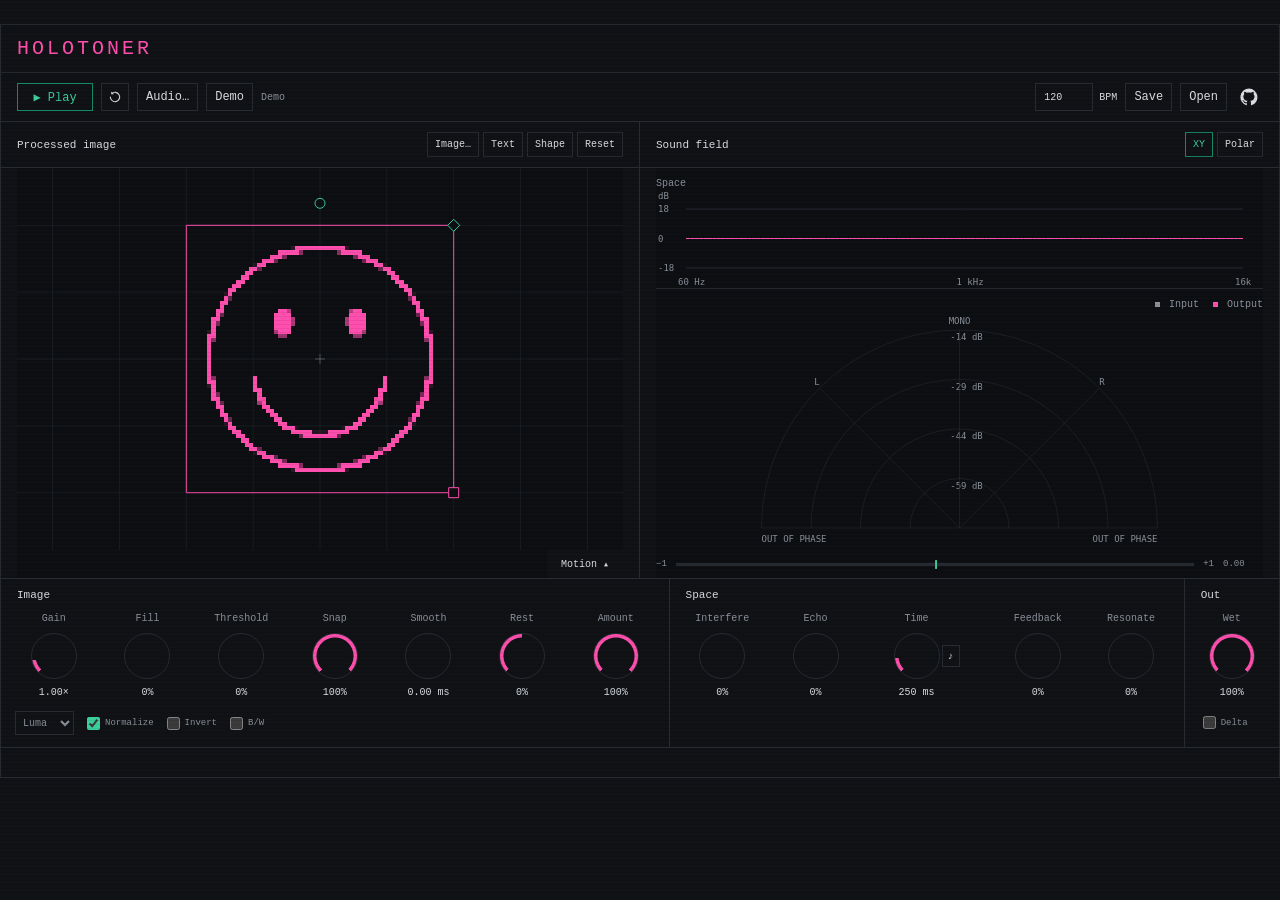
<file: web/index.html>
<!doctype html>
<html lang="en">
<head>
<meta charset="utf-8">
<meta name="viewport" content="width=device-width,initial-scale=1">
<meta name="theme-color" content="#101215">
<meta name="description" content="Holotoner turns an image into a stereo field: move and rotate the image plane, and hear the space change.">
<meta property="og:title" content="Holotoner · Turn an image into a stereo field">
<meta property="og:description" content="Turn an image into a stereo field. Move, scale and rotate the image plane, watch it in the sound field and hear the space change. Use an image, text or a generated shape, right in the browser.">
<meta property="og:type" content="website">
<meta property="og:url" content="https://janne-s.github.io/Holotoner/">
<meta property="og:image" content="https://janne-s.github.io/Holotoner/assets/og_image.jpg">
<meta property="og:image:width" content="1200">
<meta property="og:image:height" content="630">
<meta property="og:image:alt" content="Holotoner with a smiley image plane in motion and the same smiley traced by the sound in the polar sound field">
<meta name="twitter:card" content="summary_large_image">
<meta name="twitter:creator" content="@JanneSarkela">
<meta name="twitter:title" content="Holotoner · Turn an image into a stereo field">
<meta name="twitter:description" content="Turn an image into a stereo field. Move, scale and rotate the image plane, watch it in the sound field and hear the space change. Use an image, text or a generated shape, right in the browser.">
<meta name="twitter:image" content="https://janne-s.github.io/Holotoner/assets/og_image.jpg">
<meta name="twitter:image:alt" content="Holotoner with a smiley image plane in motion and the same smiley traced by the sound in the polar sound field">
<title>Holotoner · Turn an image into a stereo field</title>
<link rel="canonical" href="https://janne-s.github.io/Holotoner/">
<link rel="icon" href="./assets/icon.svg" type="image/svg+xml">
<link rel="stylesheet" href="./style.css">
</head>
<body>
<main class="instrument">
<header class="masthead"><h1>HOLOTONER</h1></header>
<div class="transport">
  <button id="play" class="primary" disabled>▶ Play</button>
  <button id="restart" aria-label="Restart audio"><svg viewBox="0 0 24 24" aria-hidden="true" fill="none" stroke="currentColor" stroke-width="1.8" stroke-linecap="round" stroke-linejoin="round"><path d="M6.34 6.34A8 8 0 1 1 4 12M6.34 4v2.34h2.34"/></svg></button>
  <button id="load-audio">Audio…</button>
  <button id="demo">Demo</button>
  <span id="audio-name">Demo</span>
  <label class="tempo"><input id="tempo" aria-label="Tempo in BPM" type="number" min="20" max="300" value="120"> BPM</label>
  <button id="save">Save</button><button id="restore">Open</button>
  <a id="source-link" class="github-link" href="https://github.com/janne-s/Holotoner" target="_blank" rel="noopener noreferrer" aria-label="Holotoner on GitHub" title="Holotoner on GitHub"><svg viewBox="0 0 24 24" aria-hidden="true">
          <path d="M12 .7a11.5 11.5 0 0 0-3.6 22.4c.6.1.8-.3.8-.6v-2.2c-3.4.7-4.1-1.4-4.1-1.4-.5-1.4-1.3-1.8-1.3-1.8-1.1-.7.1-.7.1-.7 1.2.1 1.8 1.2 1.8 1.2 1.1 1.8 2.8 1.3 3.5 1 .1-.8.4-1.3.8-1.6-2.7-.3-5.5-1.3-5.5-5.7 0-1.3.5-2.3 1.2-3.1-.1-.3-.5-1.5.1-3.1 0 0 1-.3 3.2 1.2a11 11 0 0 1 5.8 0c2.2-1.5 3.2-1.2 3.2-1.2.6 1.6.2 2.8.1 3.1.8.8 1.2 1.8 1.2 3.1 0 4.4-2.8 5.4-5.5 5.7.4.4.8 1.1.8 2.2v3.3c0 .3.2.7.8.6A11.5 11.5 0 0 0 12 .7Z"/>
        </svg></a>
</div>
<div class="views">
<section class="plane-panel">
  <div class="panel-title"><h2>Processed image</h2><div><button id="load-image">Image…</button><button id="text-toggle" aria-expanded="false">Text</button><button id="shape-toggle" aria-expanded="false">Shape</button><button id="reset-plane">Reset</button></div></div>
  <div class="plane-well">
    <canvas id="plane" aria-label="Image plane. Drag to move; use the handles to rotate, scale or roll. Motion contains keyboard controls."></canvas>
    <div id="text-panel" class="overlay" hidden>
      <form id="text-form"><input id="text" aria-label="Image text" value="HOLO" maxlength="512"></form>
      <div class="text-playback">
        <label>Layout <select id="text-layout"><option>Whole</option><option>Characters</option><option>Words</option></select></label>
        <label><input id="text-cycle" type="checkbox"> Cycle</label>
        <label>Step <input id="text-step" type="number" min="1" max="32" value="1"></label>
        <label>Rate <input id="text-rate" type="number" min="0" max="8" step="0.01" value="0.25"></label>
        <select id="text-note" aria-label="Text note value" hidden></select><button id="text-sync" aria-pressed="false" title="Sync text to tempo">♪</button>
      </div>
    </div>
    <div id="shape-panel" class="overlay" hidden><div id="shape-controls"><select id="shape-kind" aria-label="Shape"><option>Grid</option><option>Checker</option><option>Rings</option><option>Triangle</option><option>Sierpinski</option><option>Spiral</option><option>Lissajous</option><option>Smiley</option></select><label>Order <input id="shape-order" type="number" value="3" min="1" max="8"></label></div></div>
    <div class="well-caption"><button id="motion-toggle" aria-expanded="false">Motion ▴</button></div>
    <div id="motion" hidden><div class="motion-header"><select id="motion-shape" aria-label="Motion shape"><option>Swing</option><option>Spin</option></select><label>Depth <input id="motion-depth" type="range" min="0" max="1" step="0.01" value="0.5"></label><button id="reset-motion" type="button" title="Reset motion: every Rate and note off, Swing and Depth to defaults">Reset</button></div><div id="motion-axes"></div></div>
  </div>
</section>
<section class="audio-panel">
  <div class="panel-title"><h2>Sound field</h2><div class="projection"><button id="xy" aria-pressed="true">XY</button><button id="polar" aria-pressed="false">Polar</button></div></div>
  <div class="audio-well">
    <div class="space-heading">Space</div>
    <canvas id="response" aria-label="Space response and echo time by frequency"></canvas>
    <div class="scope-heading"><span><i class="input-key"></i> Input <i class="output-key"></i> Output</span></div>
    <canvas id="scope" aria-label="Measured input and output audio"></canvas>
    <div class="correlation"><span>−1</span><div><i id="correlation-tick"></i></div><span>+1</span><output id="correlation">0.00</output></div>
  </div>
</section>
</div>
<div class="stages">
  <section class="stage image-stage"><div class="stage-title"><h2>Image</h2></div><div id="image-controls" class="knobs"></div><div class="options"><select id="channel" aria-label="Image channel"><option>Off</option><option selected>Luma</option><option>Alpha</option><option>Red</option><option>Green</option><option>Blue</option></select><label><input id="normalize" type="checkbox" checked> Normalize</label><label><input id="invert" type="checkbox"> Invert</label><label><input id="binary" type="checkbox"> B/W</label></div></section>
  <section class="stage space-stage"><div class="stage-title"><h2>Space</h2></div><div id="space-controls" class="knobs"></div></section>
  <section class="stage out-stage"><div class="stage-title"><h2>Out</h2></div><div id="out-controls" class="knobs"></div><div class="options"><label><input id="delta" type="checkbox"> Delta</label></div></section>
</div>
<footer><span id="status" role="status" aria-live="polite">Loading…</span></footer>
</main>
<input type="file" id="audio-file" accept="audio/*" hidden>
<input type="file" id="image-file" accept="image/png,image/jpeg,image/gif,image/webp" hidden>
<input type="file" id="state-file" accept=".json,application/json" hidden>
<script type="module" src="./app.js"></script>
</body></html>
</file>
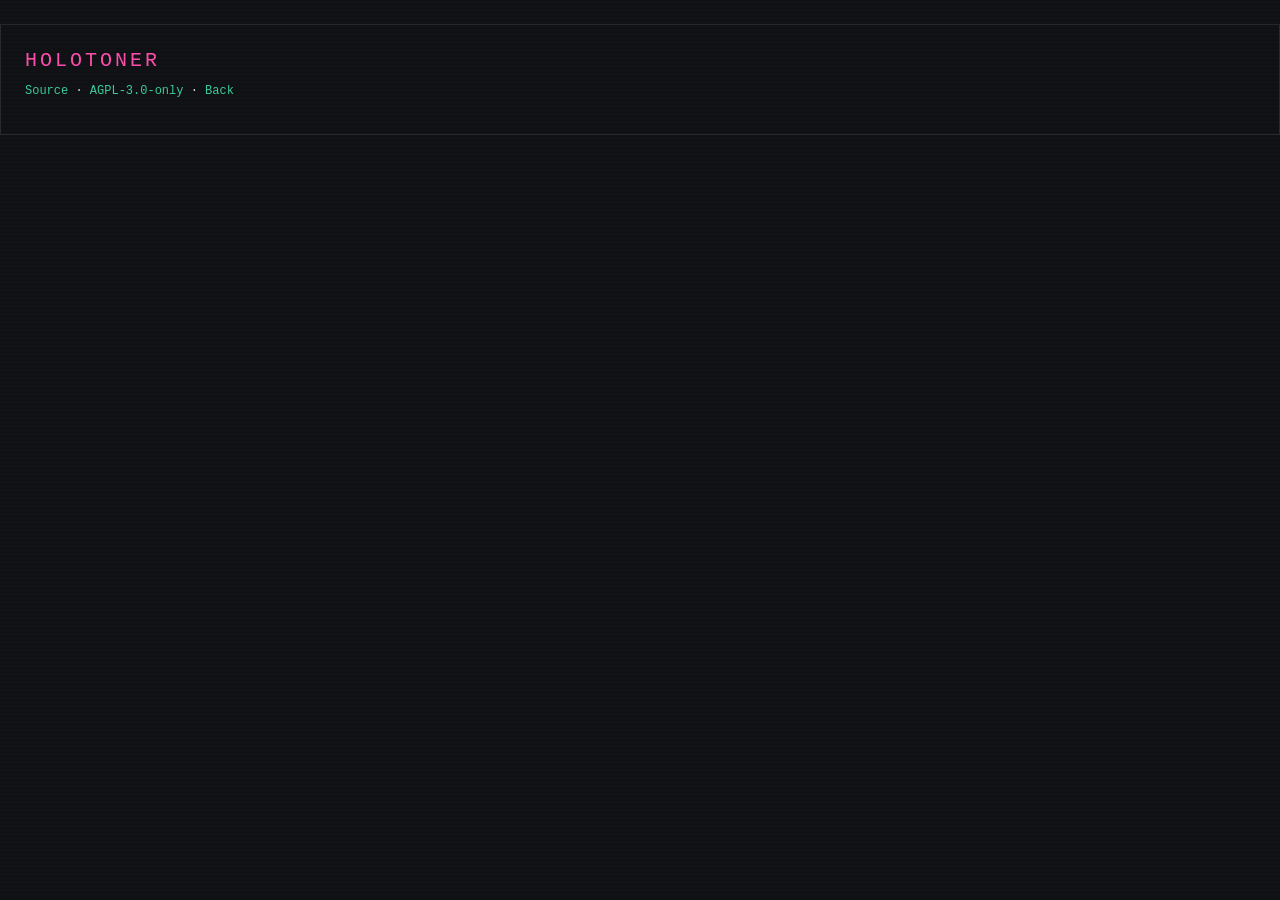
<file: web/source.html>
<!doctype html><html lang="en"><meta charset="utf-8"><meta name="viewport" content="width=device-width,initial-scale=1"><title>Holotoner source</title><link rel="stylesheet" href="./style.css"><main class="instrument" style="padding:24px"><h1>HOLOTONER</h1><p><a href="./assets/source.tar.gz">Source</a> · <a href="./assets/LICENSE">AGPL-3.0-only</a> · <a href="./">Back</a></p></main></html>
</file>
<file: web/style.css>
:root {
  color-scheme: dark;
  --bg: #101215;
  --well: #0d0f12;
  --pink: #ff4fae;
  --green: #3ccf9b;
  --green-line: #168a62;
  --ink: #d9dce1;
  --dim: #8b919b;
  --line: #272b32;
  font: 12px 'SFMono-Regular', Consolas, 'Liberation Mono', monospace;
}
* { box-sizing: border-box; }
body {
  margin: 0;
  background: var(--bg);
  color: var(--ink);
  -webkit-text-size-adjust: 100%;
  text-size-adjust: 100%;
}
body::before {
  content: '';
  position: fixed;
  inset: 0;
  pointer-events: none;
  background: repeating-linear-gradient(0deg, transparent 0 3px, #00000012 3px 4px);
  z-index: 9;
}
button, input, select { font: inherit; color: inherit; }
button, select, input[type=number], #text {
  border: 1px solid var(--line);
  border-radius: 0;
  background: var(--bg);
  min-height: 28px;
  padding: 4px 8px;
}
button { cursor: pointer; white-space: nowrap; }
button:hover { border-color: var(--dim); }
button[aria-pressed=true], button[aria-expanded=true] {
  border-color: var(--green-line);
  color: var(--green);
}
button:disabled { opacity: .45; cursor: wait; }
button:focus-visible, input:focus-visible, select:focus-visible, a:focus-visible {
  outline: 1px solid var(--green);
  outline-offset: 2px;
}
button.primary { color: var(--green); border-color: var(--green-line); }
input[type=checkbox] { accent-color: var(--green); }
input[type=range] { accent-color: var(--pink); width: 100%; min-width: 0; }
input[type=number] { width: 66px; }
select { padding: 3px; }
a { color: var(--green); text-decoration: none; }
a:hover { text-decoration: underline; }
.github-link { display: inline-grid; place-items: center; width: 28px; height: 28px; color: var(--ink); }
.github-link:hover { color: var(--green); }
.github-link svg { width: 18px; height: 18px; fill: currentColor; }
[hidden] { display: none !important; }
.instrument { max-width: 1440px; margin: 24px auto; border: 1px solid var(--line); }
.masthead { padding: 12px 16px; border-bottom: 1px solid var(--line); }
h1 { margin: 0; color: var(--pink); font-size: 20px; font-weight: 500; letter-spacing: 3px; }
.transport {
  display: flex;
  align-items: center;
  gap: 8px;
  flex-wrap: wrap;
  padding: 10px 16px;
  border-bottom: 1px solid var(--line);
}
#play { width: 76px; flex: 0 0 76px; }
#restart { display: grid; place-items: center; width: 28px; height: 28px; padding: 0; }
#restart svg { display: block; width: 14px; height: 14px; }
#audio-name {
  flex: 1;
  min-width: 100px;
  overflow: hidden;
  text-overflow: ellipsis;
  white-space: nowrap;
  color: var(--dim);
  font-size: 10px;
}
.tempo { white-space: nowrap; font-size: 10px; }
.tempo input { width: 58px; }
.views { display: grid; grid-template-columns: 1fr 1fr; }
.plane-panel { border-right: 1px solid var(--line); }
.panel-title, .stage-title {
  display: flex;
  align-items: center;
  justify-content: space-between;
  gap: 8px;
  padding: 10px 16px;
}
.panel-title { border-bottom: 1px solid var(--line); }
h2 { font-size: 11px; font-weight: 500; margin: 0; white-space: nowrap; }
.panel-title > div { display: flex; gap: 4px; }
.panel-title button { min-height: 25px; padding: 3px 7px; font-size: 10px; }
.plane-well, .audio-well {
  display: flex;
  flex-direction: column;
  position: relative;
  background: var(--well);
  height: 410px;
  margin: 0 16px;
}
#plane { width: 100%; flex: 1; min-height: 90px; touch-action: none; }
.well-caption { display: flex; justify-content: flex-end; min-height: 28px; }
#motion-toggle { border: none; width: 76px; font-size: 10px; }
#motion { border-top: 1px solid var(--line); background: var(--bg); padding: 8px; flex-shrink: 0; }
.motion-header { display: flex; align-items: center; gap: 12px; font-size: 10px; margin-bottom: 5px; }
.motion-header label { display: flex; align-items: center; gap: 6px; }
.motion-header input { width: 65px; }
#reset-motion { margin-left: auto; min-height: 22px; padding: 2px 7px; font-size: 10px; }
.axis {
  display: grid;
  grid-template-columns: 68px 1fr 48px 60px 20px;
  align-items: center;
  gap: 6px;
  height: 26px;
  font-size: 10px;
}
.axis input[type=number], .axis select { width: 100%; min-height: 22px; padding: 2px; }
.axis button { min-height: 22px; width: 20px; padding: 2px; }
.axis select { grid-column: 4; }
.axis output { text-align: right; }
.axis-slider { position: relative; display: block; min-width: 0; }
.axis-slider input { appearance: none; margin: 0; height: 20px; background: transparent; }
.axis-slider input::-webkit-slider-runnable-track {
  height: 3px;
  background: linear-gradient(to right, var(--line) var(--fill-start), var(--pink) var(--fill-start), var(--pink) var(--fill-end), var(--line) var(--fill-end));
}
.axis-slider input::-moz-range-track {
  height: 3px;
  background: linear-gradient(to right, var(--line) var(--fill-start), var(--pink) var(--fill-start), var(--pink) var(--fill-end), var(--line) var(--fill-end));
}
.axis-slider input::-moz-range-progress { background: transparent; }
.axis-slider input::-webkit-slider-thumb { appearance: none; width: 4px; height: 12px; margin-top: -4.5px; background: var(--ink); }
.axis-slider input::-moz-range-thumb { border: 0; border-radius: 0; width: 4px; height: 12px; background: var(--ink); }
.axis-slider input:hover::-webkit-slider-thumb { background: var(--green); }
.axis-slider input:hover::-moz-range-thumb { background: var(--green); }
.axis-slider i { position: absolute; top: 4px; height: 12px; width: 2px; background: var(--green); pointer-events: none; }
.overlay { position: absolute; z-index: 2; inset: 6px 0 auto; padding: 8px; border: 1px solid var(--line); background: var(--bg); }
#text-panel, #text { border-color: var(--green-line); }
.overlay form, #shape-controls { display: flex; gap: 8px; align-items: center; }
.overlay #text { flex: 1; width: 80px; }
.overlay label { display: flex; gap: 5px; align-items: center; font-size: 10px; }
.text-playback { margin-top: 8px; display: flex; flex-wrap: wrap; gap: 7px; align-items: center; }
.text-playback input[type=number] { width: 52px; }
.text-playback select { max-width: 105px; }
.audio-well { padding-top: 10px; }
.space-heading, .scope-heading { font-size: 10px; color: var(--dim); }
.scope-heading { text-align: right; }
#response { width: 100%; height: 100px; flex-shrink: 0; border-bottom: 1px solid var(--line); margin-bottom: 10px; }
#scope { width: 100%; flex: 1; min-height: 90px; }
.input-key, .output-key { display: inline-block; width: 5px; height: 5px; margin: 0 3px 0 8px; background: var(--dim); }
.output-key { background: var(--pink); }
.correlation { display: flex; align-items: center; gap: 9px; height: 28px; font-size: 9px; color: var(--dim); }
.correlation > div { flex: 1; position: relative; height: 3px; background: var(--line); }
.correlation > div::after { content: ''; position: absolute; left: 50%; top: -3px; height: 9px; border-left: 1px solid var(--dim); }
.correlation i { position: absolute; left: 50%; top: -3px; width: 2px; height: 9px; background: var(--green); }
.correlation output { width: 40px; }
.stages { display: grid; grid-template-columns: 7fr 5.4fr 1fr; border-top: 1px solid var(--line); }
.stage + .stage { border-left: 1px solid var(--line); }
.stage-title { padding-bottom: 4px; }
.knobs { display: flex; padding: 8px 8px; gap: 4px; }
.knob { flex: 1; min-width: 0; text-align: center; display: grid; grid-template-rows: 12px 62px 12px; }
.knob label { display: block; font-size: 10px; color: var(--dim); }
.knob-group { display: flex; align-items: center; justify-content: center; gap: 2px; }
.knob input[type=range] {
  appearance: none;
  width: 46px;
  height: 46px;
  flex-shrink: 0;
  border: 1px solid var(--line);
  border-radius: 50%;
  background: radial-gradient(circle, var(--bg) 58%, transparent 61%), conic-gradient(from 225deg, var(--pink) var(--turn, 0deg), transparent 0deg);
  cursor: ns-resize;
  touch-action: none;
  margin: 0;
}
.knob input[type=range]::-webkit-slider-thumb { appearance: none; width: 0; height: 0; }
.knob input[type=range]::-moz-range-thumb { width: 0; height: 0; border: 0; }
.knob input[type=range]::-moz-range-track { background: transparent; }
.knob output { font-size: 10px; cursor: pointer; }
.synced-control { flex: 1.4; }
.synced-control label, .synced-control output { transform: translateX(-10px); }
.knob-group button, #text-sync { width: 18px; min-height: 22px; padding: 2px; font-size: 10px; }
.sync-note, #text-note { appearance: none; width: 46px; padding: 2px; text-align: center; font-size: 10px; }
.options { display: flex; align-items: center; flex-wrap: wrap; gap: 9px; padding: 4px 14px 12px; min-height: 39px; font-size: 9px; color: var(--dim); }
.options select { font-size: 10px; min-height: 24px; }
.options label { display: flex; align-items: center; gap: 2px; white-space: nowrap; }
footer { display: flex; align-items: center; justify-content: space-between; gap: 16px; min-height: 30px; padding: 6px 16px; border-top: 1px solid var(--line); font-size: 10px; color: var(--dim); }
@media(max-width: 1100px) {
  .instrument { margin: 16px; }
  .panel-title { padding: 10px; }
  .knobs { gap: 0; padding-left: 3px; padding-right: 3px; }
  .options { gap: 5px; padding-left: 8px; padding-right: 8px; }
}
@media(max-width: 760px) {
  .instrument { margin: 0; border-left: 0; border-right: 0; }
  .masthead { padding: 10px 14px; }
  h1 { font-size: 18px; }
  .transport { padding: 10px; gap: 6px; }
  .transport button { font-size: 10px; }
  .transport #audio-name { order: 2; flex-basis: 100%; }
  .views { grid-template-columns: 1fr; }
  .plane-panel { border-right: 0; border-bottom: 1px solid var(--line); }
  .plane-well { height: 270px; }
  .audio-well { height: 280px; }
  .stages { grid-template-columns: 1fr 80px; }
  .image-stage { grid-column: 1 / 3; border-bottom: 1px solid var(--line); }
  .space-stage { border-left: 0 !important; }
  .axis { grid-template-columns: 65px 1fr 40px 56px 20px; gap: 4px; }
  #motion { max-height: 146px; overflow-y: auto; }
}
@media(max-height: 560px) and (orientation: landscape) {
  .instrument { margin: 0; }
  .masthead { padding: 8px 14px; }
  .views { grid-template-columns: 1fr 1fr; }
  .plane-well, .audio-well { height: 340px; }
  .stages { grid-template-columns: 7fr 5.4fr 1fr; }
  .image-stage { grid-column: auto; border-bottom: 0; }
  .space-stage { border-left: 1px solid var(--line) !important; }
  #motion { max-height: none; overflow-y: visible; }
}
@media(prefers-reduced-motion: reduce) { body::before { display: none; } }
</file>
